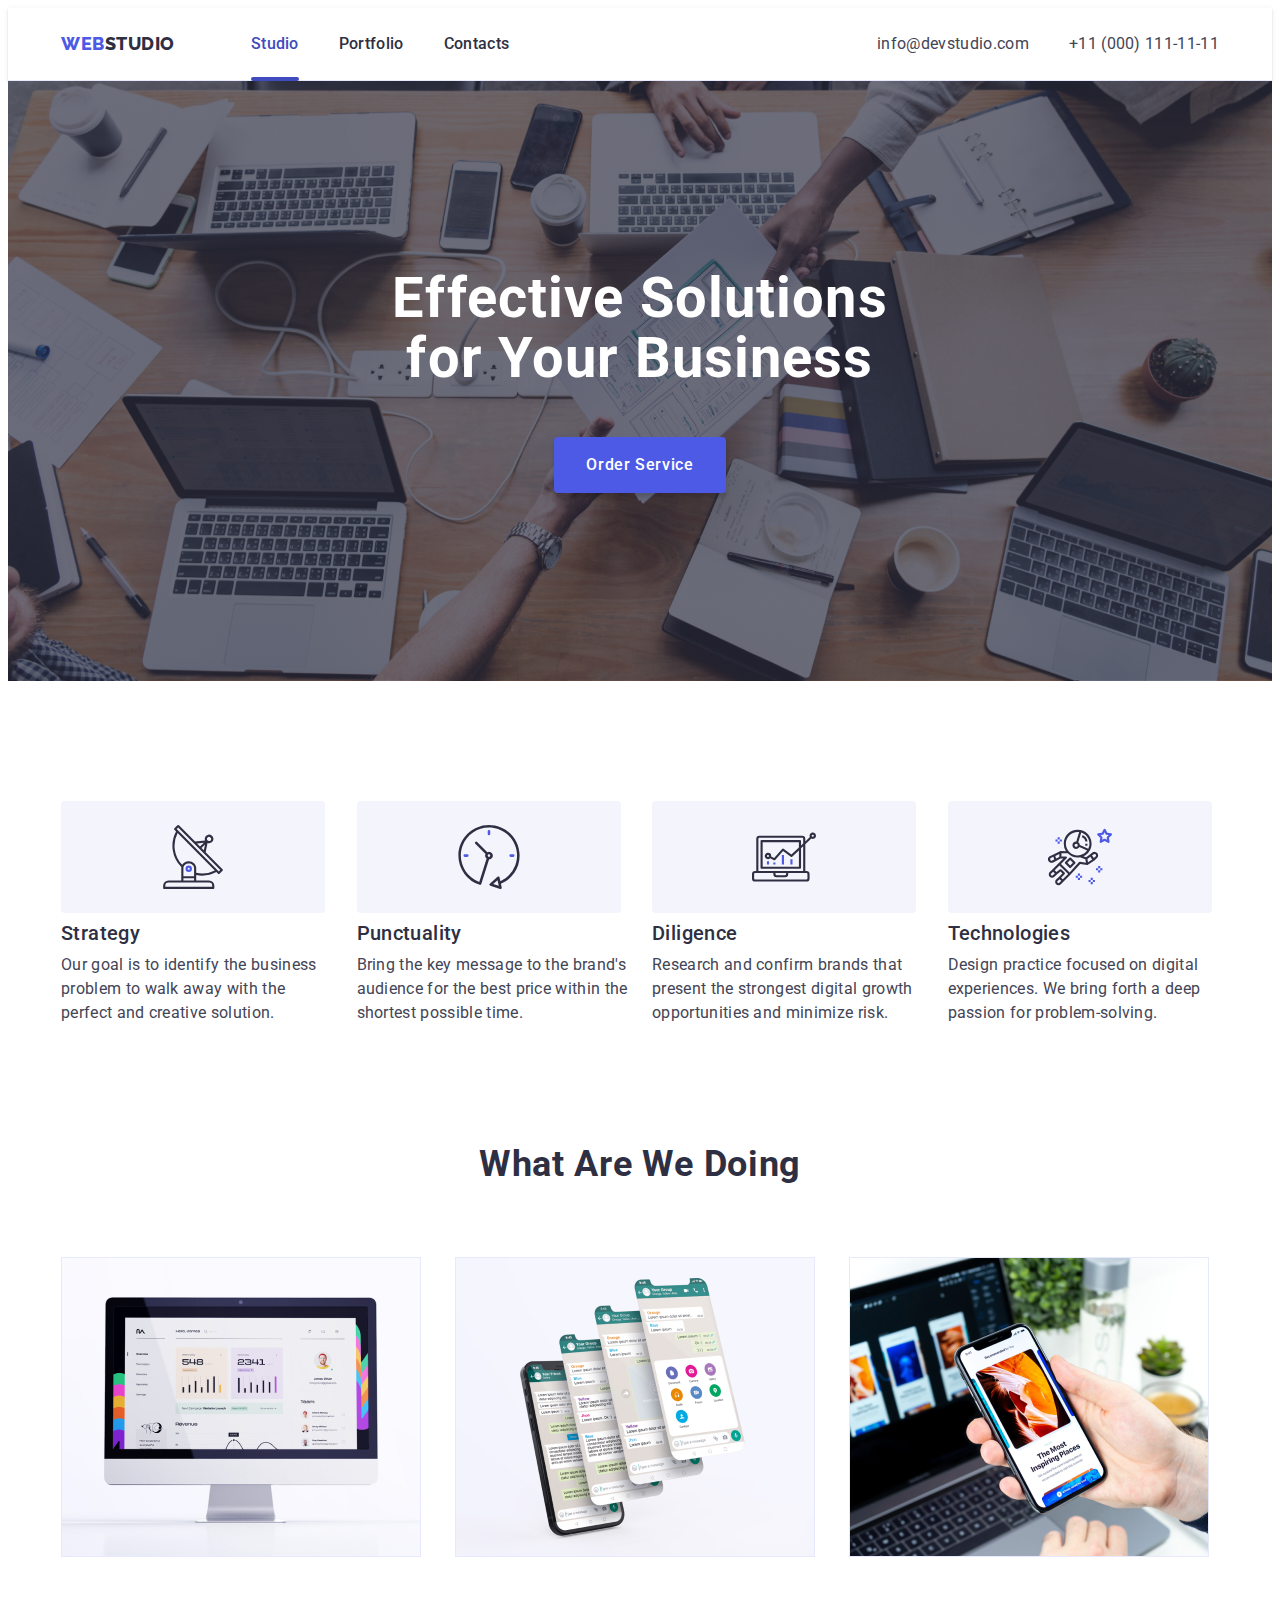
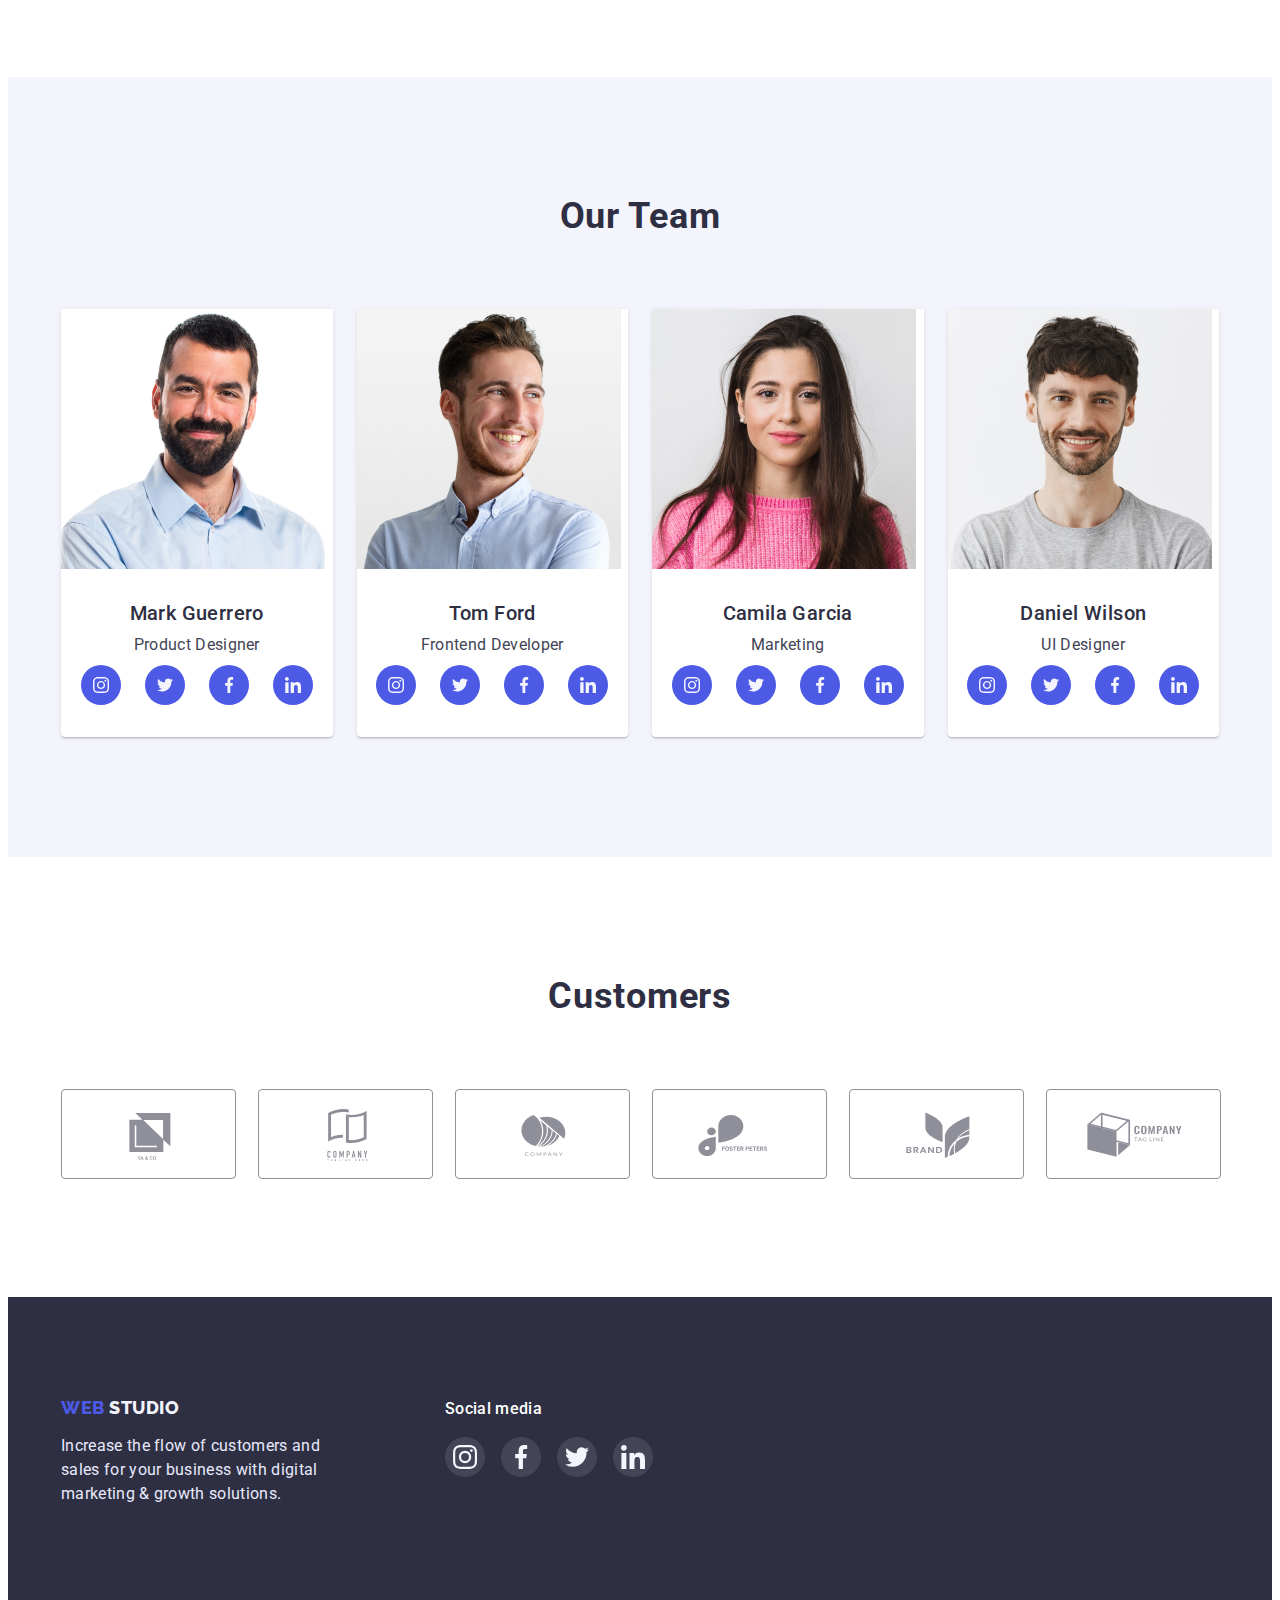
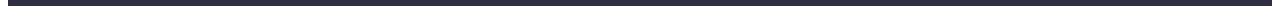
<file: index.html>
<!DOCTYPE html>
<html lang="en">
  <head>
    <meta charset="UTF-8" />
    <meta http-equiv="X-UA-Compatible" content="IE=edge" />
    <meta name="viewport" content="width=device-width, initial-scale=1.0" />
    <title>WebStudio</title>
    <link rel="preconnect" href="https://fonts.googleapis.com" />
    <link rel="preconnect" href="https://fonts.gstatic.com" crossorigin />
    <link
      href="https://fonts.googleapis.com/css2?family=Raleway:wght@800&family=Roboto:wght@400;500;700;900&display=swap"
      rel="stylesheet"
    />
    <link
      rel="stylesheet"
      href="https://cdnjs.cloudflare.com/ajax/libs/modern-normalize/1.1.0/modern-normalize.min.css"
      integrity="sha512-wpPYUAdjBVSE4KJnH1VR1HeZfpl1ub8YT/NKx4PuQ5NmX2tKuGu6U/JRp5y+Y8XG2tV+wKQpNHVUX03MfMFn9Q=="
      crossorigin="anonymous"
      referrerpolicy="no-referrer"
    />
    <link rel="stylesheet" href="./css/styles.css" />
  </head>
  <body>
    <header class="header">
      <div class="container header-container">
        <nav class="header-nav">
          <a class="header-logo link" href="./index.html"
            >Web<span class="web-logo">Studio</span></a
          >
          <ul class="header-list list">
            <li>
              <a class="header-list-item current link" href="./index.html">Studio</a>
            </li>
            <li>
              <a class="header-list-item link" href="./portfolio.html"
                >Portfolio</a
              >
            </li>
            <li><a class="header-list-item link" href="">Contacts</a></li>
          </ul>
        </nav>
        <address class="header-address">
          <ul class="header-navig list">
            <li>
              <a class="header-navig-item link" href="mailto:info@devstudio.com"
                >info@devstudio.com</a
              >
            </li>
            <li>
              <a class="header-navig-item link" href="tel:+110001111111"
                >+11 (000) 111-11-11</a
              >
            </li>
          </ul>
        </address>
      </div>
    </header>
    <main>
      <section class="caption">
        <div class="container caption-container">
          <h1 class="caption-text">Effective Solutions for Your Business</h1>
          <button class="caption-btn" data-modal-open type="button">
            Order Service
          </button>
        </div>
      </section>
      <section class="hero section">
        <div class="container">
          <h2 class="visually-hidden">Foundations</h2>
          <ul class="hero-list list">
            <li class="hero-list-item">
              <div class="hero-icon">
                <svg width="64" height="64" class="hero-about-icon">
                  <use
                    href="./images/hero-icon/symbol-defs-icon.svg#icon-antenna"
                  ></use>
                </svg>
              </div>
              <h3 class="hero-title">Strategy</h3>
              <p class="hero-text">
                Our goal is to identify the business problem to walk away with
                the perfect and creative solution.
              </p>
            </li>
            <li class="hero-list-item">
              <div class="hero-icon">
                <svg width="64" height="64" class="hero-about-icon">
                  <use
                    href="./images/hero-icon/symbol-defs-icon.svg#icon-clock"
                  ></use>
                </svg>
              </div>
              <h3 class="hero-title">Punctuality</h3>
              <p class="hero-text">
                Bring the key message to the brand's audience for the best price
                within the shortest possible time.
              </p>
            </li>
            <li class="hero-list-item">
              <div class="hero-icon">
                <svg width="64" height="64" class="hero-about-icon">
                  <use
                    href="./images/hero-icon/symbol-defs-icon.svg#icon-diagram"
                  ></use>
                </svg>
              </div>
              <h3 class="hero-title">Diligence</h3>
              <p class="hero-text">
                Research and confirm brands that present the strongest digital
                growth opportunities and minimize risk.
              </p>
            </li>
            <li class="hero-list-item">
              <div class="hero-icon">
                <svg width="64" height="64" class="hero-about-icon">
                  <use
                    href="./images/hero-icon/symbol-defs-icon.svg#icon-astronaut"
                  ></use>
                </svg>
              </div>
              <h3 class="hero-title">Technologies</h3>
              <p class="hero-text">
                Design practice focused on digital experiences. We bring forth a
                deep passion for problem-solving.
              </p>
            </li>
          </ul>
        </div>
      </section>
      <section class="doing section">
        <div class="container">
          <h2 class="doing-title">What are we doing</h2>
          <ul class="doing-list list">
            <li class="doing-list-item">
              <img src="./images/img1.jpg" alt="computer screen" width="360" />
            </li>
            <li class="doing-list-item">
              <img src="./images/img2.jpg" alt="phone with tabs" width="360" />
            </li>
            <li class="doing-list-item">
              <img
                src="./images/img3.jpg"
                alt="phone with laptop"
                width="360"
              />
            </li>
          </ul>
        </div>
      </section>
      <section class="team section">
        <div class="container container-team">
          <h2 class="team-title">Our Team</h2>
          <ul class="team-list list">
            <li class="team-item">
              <img
                src="./images/collaborator/collaborator1.jpg"
                alt="Mark Guerrero"
                width="264"
              />
              <div class="team-list-text">
                <h3 class="team-name">Mark Guerrero</h3>
                <p class="team-prof">Product Designer</p>
                <ul class="team-soc-list list">
                  <li class="team-soc-item">
                    <a class="team-soc-link link" href="">
                      <svg width="16" height="16" class="team-soc-icon">
                        <use
                          href="./images/social/icons.svg#icon-instagram"
                        ></use>
                      </svg>
                    </a>
                  </li>
                  <li class="team-soc-item">
                    <a class="team-soc-link link" href="">
                      <svg width="16" height="16" class="team-soc-icon">
                        <use
                          href="./images/social/icons.svg#icon-twitter"
                        ></use>
                      </svg>
                    </a>
                  </li>
                  <li class="team-soc-item">
                    <a class="team-soc-link link" href="">
                      <svg width="16" height="16" class="team-soc-icon">
                        <use
                          href="./images/social/icons.svg#icon-facebook"
                        ></use>
                      </svg>
                    </a>
                  </li>
                  <li class="team-soc-item">
                    <a class="team-soc-link link" href="">
                      <svg width="16" height="16" class="team-soc-icon">
                        <use
                          href="./images/social/icons.svg#icon-linkedin"
                        ></use>
                      </svg>
                    </a>
                  </li>
                </ul>
              </div>
            </li>
            <li class="team-item">
              <img
                src="./images/collaborator/collaborator2.jpg"
                alt="Tom Ford"
                width="264"
              />
              <div class="team-list-text">
                <h3 class="team-name">Tom Ford</h3>
                <p class="team-prof">Frontend Developer</p>
                <ul class="team-soc-list list">
                  <li class="team-soc-item">
                    <a class="team-soc-link link" href="">
                      <svg width="16" height="16" class="team-soc-icon">
                        <use
                          href="./images/social/icons.svg#icon-instagram"
                        ></use>
                      </svg>
                    </a>
                  </li>
                  <li class="team-soc-item">
                    <a class="team-soc-link link" href="">
                      <svg width="16" height="16" class="team-soc-icon">
                        <use
                          href="./images/social/icons.svg#icon-twitter"
                        ></use>
                      </svg>
                    </a>
                  </li>
                  <li class="team-soc-item">
                    <a class="team-soc-link link" href="">
                      <svg width="16" height="16" class="team-soc-icon">
                        <use
                          href="./images/social/icons.svg#icon-facebook"
                        ></use>
                      </svg>
                    </a>
                  </li>
                  <li class="team-soc-item">
                    <a class="team-soc-link link" href="">
                      <svg width="16" height="16" class="team-soc-icon">
                        <use
                          href="./images/social/icons.svg#icon-linkedin"
                        ></use>
                      </svg>
                    </a>
                  </li>
                </ul>
              </div>
            </li>
            <li class="team-item">
              <img
                src="./images/collaborator/collaborator3.jpg"
                alt="Camila Garcia"
                width="264"
              />
              <div class="team-list-text">
                <h3 class="team-name">Camila Garcia</h3>
                <p class="team-prof">Marketing</p>
                <ul class="team-soc-list list">
                  <li class="team-soc-item">
                    <a class="team-soc-link link" href="">
                      <svg width="16" height="16" class="team-soc-icon">
                        <use
                          href="./images/social/icons.svg#icon-instagram"
                        ></use>
                      </svg>
                    </a>
                  </li>
                  <li class="team-soc-item">
                    <a class="team-soc-link link" href="">
                      <svg width="16" height="16" class="team-soc-icon">
                        <use
                          href="./images/social/icons.svg#icon-twitter"
                        ></use>
                      </svg>
                    </a>
                  </li>
                  <li class="team-soc-item">
                    <a class="team-soc-link link" href="">
                      <svg width="16" height="16" class="team-soc-icon">
                        <use
                          href="./images/social/icons.svg#icon-facebook"
                        ></use>
                      </svg>
                    </a>
                  </li>
                  <li class="team-soc-item">
                    <a class="team-soc-link link" href="">
                      <svg width="16" height="16" class="team-soc-icon">
                        <use
                          href="./images/social/icons.svg#icon-linkedin"
                        ></use>
                      </svg>
                    </a>
                  </li>
                </ul>
              </div>
            </li>
            <li class="team-item">
              <img
                src="./images/collaborator/collaborator4.jpg"
                alt="Daniel Wilson"
                width="264"
              />
              <div class="team-list-text">
                <h3 class="team-name">Daniel Wilson</h3>
                <p class="team-prof">UI Designer</p>
                <ul class="team-soc-list list">
                  <li class="team-soc-item">
                    <a class="team-soc-link link" href="">
                      <svg width="16" height="16" class="team-soc-icon">
                        <use
                          href="./images/social/icons.svg#icon-instagram"
                        ></use>
                      </svg>
                    </a>
                  </li>
                  <li class="team-soc-item">
                    <a class="team-soc-link link" href="">
                      <svg width="16" height="16" class="team-soc-icon">
                        <use
                          href="./images/social/icons.svg#icon-twitter"
                        ></use>
                      </svg>
                    </a>
                  </li>
                  <li class="team-soc-item">
                    <a class="team-soc-link link" href="">
                      <svg width="16" height="16" class="team-soc-icon">
                        <use
                          href="./images/social/icons.svg#icon-facebook"
                        ></use>
                      </svg>
                    </a>
                  </li>
                  <li class="team-soc-item">
                    <a class="team-soc-link link" href="">
                      <svg width="16" height="16" class="team-soc-icon">
                        <use
                          href="./images/social/icons.svg#icon-linkedin"
                        ></use>
                      </svg>
                    </a>
                  </li>
                </ul>
              </div>
            </li>
          </ul>
        </div>
      </section>
      <section class="customers">
        <div class="container">
          <h2 class="customers-title">Customers</h2>
          <ul class="customers-list list">
            <li class="customers-item">
              <a class="customers-link link" href=""
                ><svg width="104" height="56" class="customers-icon">
                  <use
                    href="./images/customers/symbol-defs-custom.svg#icon-client1"
                  ></use></svg
              ></a>
            </li>
            <li class="customers-item">
              <a class="customers-link link" href=""
                ><svg width="104" height="56" class="customers-icon">
                  <use
                    href="./images/customers/symbol-defs-custom.svg#icon-client2"
                  ></use></svg
              ></a>
            </li>
            <li class="customers-item">
              <a class="customers-link link" href=""
                ><svg width="104" height="56" class="customers-icon">
                  <use
                    href="./images/customers/symbol-defs-custom.svg#icon-client3"
                  ></use></svg
              ></a>
            </li>
            <li class="customers-item">
              <a class="customers-link link" href=""
                ><svg width="104" height="56" class="customers-icon">
                  <use
                    href="./images/customers/symbol-defs-custom.svg#icon-client4"
                  ></use></svg
              ></a>
            </li>
            <li class="customers-item">
              <a class="customers-link link" href=""
                ><svg width="104" height="56" class="customers-icon">
                  <use
                    href="./images/customers/symbol-defs-custom.svg#icon-client5"
                  ></use></svg
              ></a>
            </li>
            <li class="customers-item">
              <a class="customers-link link" href=""
                ><svg width="104" height="56" class="customers-icon">
                  <use
                    href="./images/customers/symbol-defs-custom.svg#icon-client6"
                  ></use></svg
              ></a>
            </li>
          </ul>
        </div>
      </section>
    </main>
    <footer class="footer">
      <div class="container container-footer">
        <div class="footer-container-about">
          <a class="footer-logo link" href="./index.html"
            >Web <span class="footer-logo-item">Studio</span></a
          >
          <p class="footer-text">
            Increase the flow of customers and sales for your business with
            digital marketing & growth solutions.
          </p>
        </div>
        <div class="soc-media">
          <p class="media">Social media</p>
          <ul class="footer-soc-list list">
            <li class="footer-soc-item">
              <a class="footer-soc-link link" href=""
                ><svg width="24" height="24" class="footer-soc-icon">
                  <use
                    href="./images/social/icons.svg#icon-instagram"
                  ></use></svg
              ></a>
            </li>
            <li class="footer-soc-item">
              <a class="footer-soc-link link" href=""
                ><svg width="24" height="24" class="footer-soc-icon">
                  <use
                    href="./images/social/icons.svg#icon-facebook"
                  ></use></svg
              ></a>
            </li>
            <li class="footer-soc-item">
              <a class="footer-soc-link link" href=""
                ><svg width="24" height="24" class="footer-soc-icon">
                  <use href="./images/social/icons.svg#icon-twitter"></use></svg
              ></a>
            </li>
            <li class="footer-soc-item">
              <a class="footer-soc-link link" href=""
                ><svg width="24" height="24" class="footer-soc-icon">
                  <use
                    href="./images/social/icons.svg#icon-linkedin"
                  ></use></svg
              ></a>
            </li>
          </ul>
        </div>
      </div>
    </footer>
    <div class="backdrop is-hidden" data-modal>
      <div class="modal">
        <button type="button" data-modal-close class="modal-btn">
          <svg width="8" height="8" class="close-x">
            <use
              href="./images/modal/symbol-defs-modal.svg#icon-close-black-18dp-2-1"
            ></use>
          </svg>
        </button>
      </div>
    </div>
    <script src="./js/modal.js"></script>
  </body>
</html>
</file>
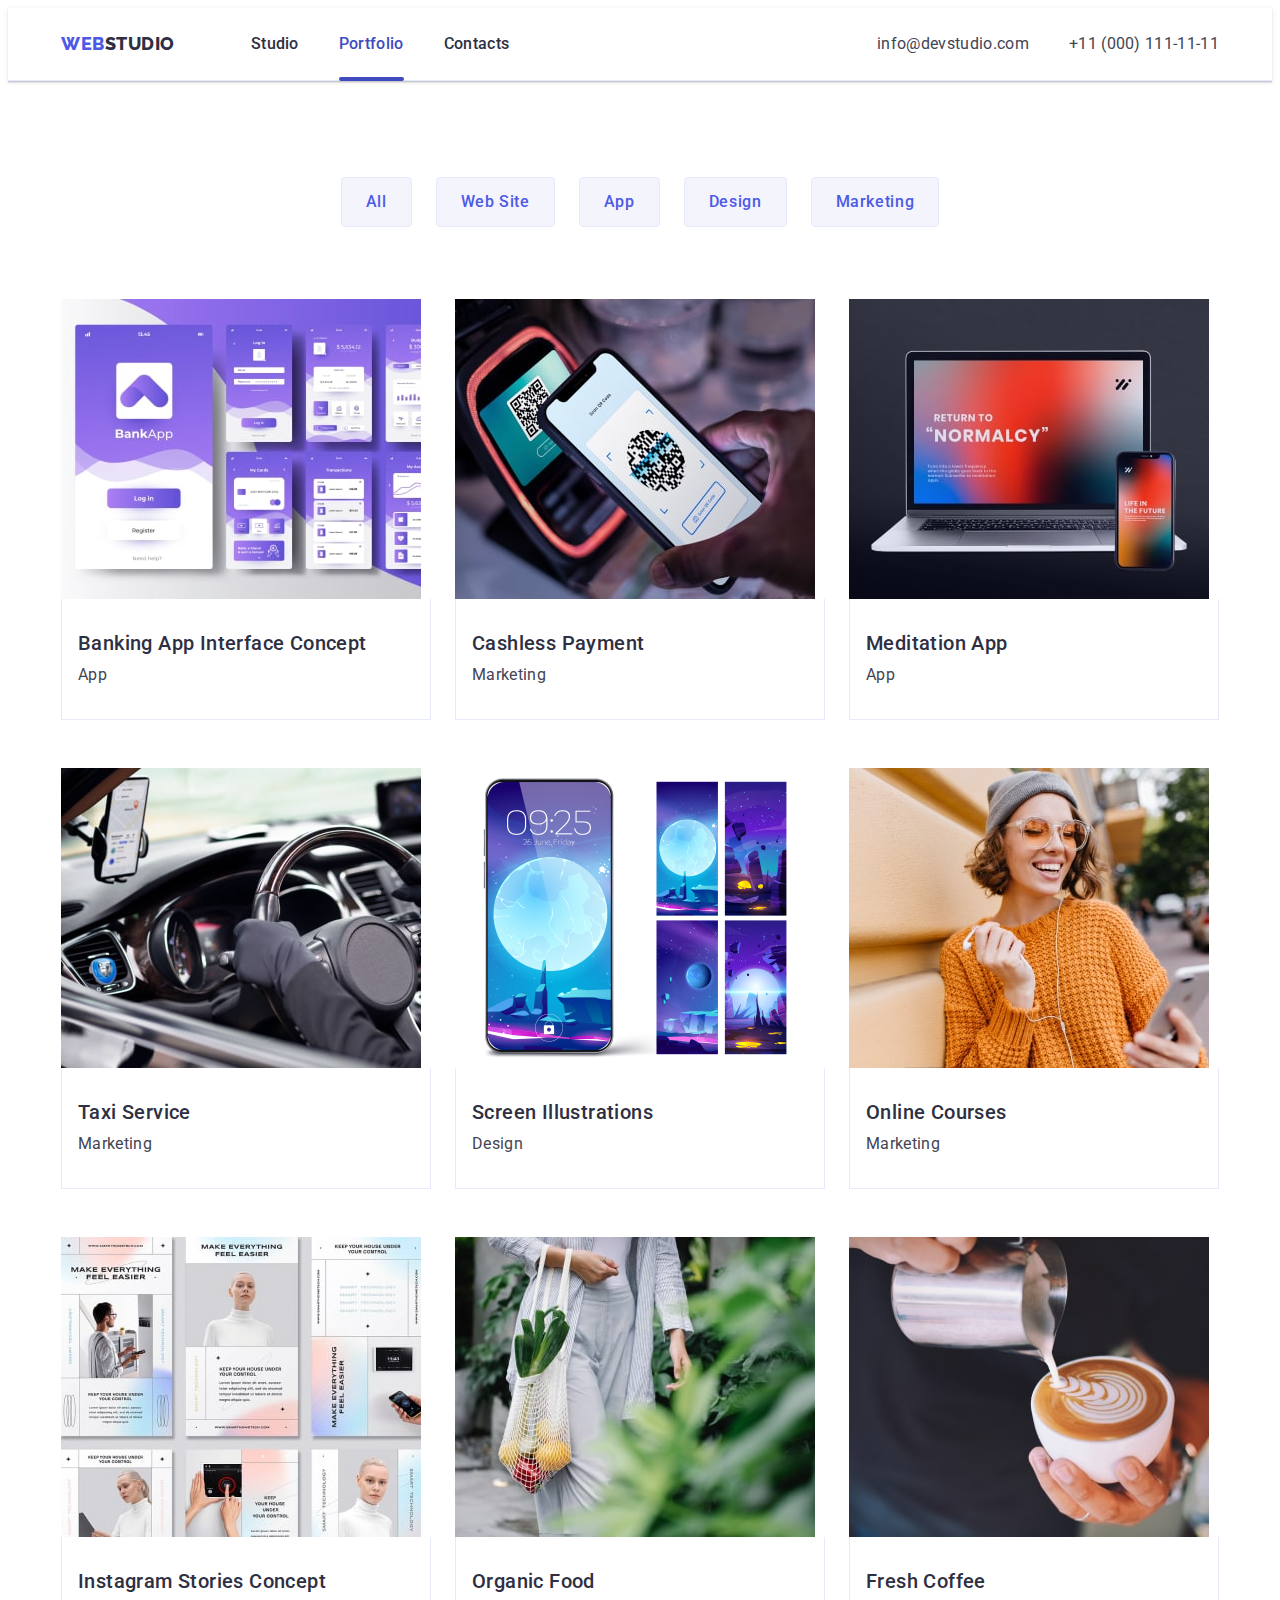
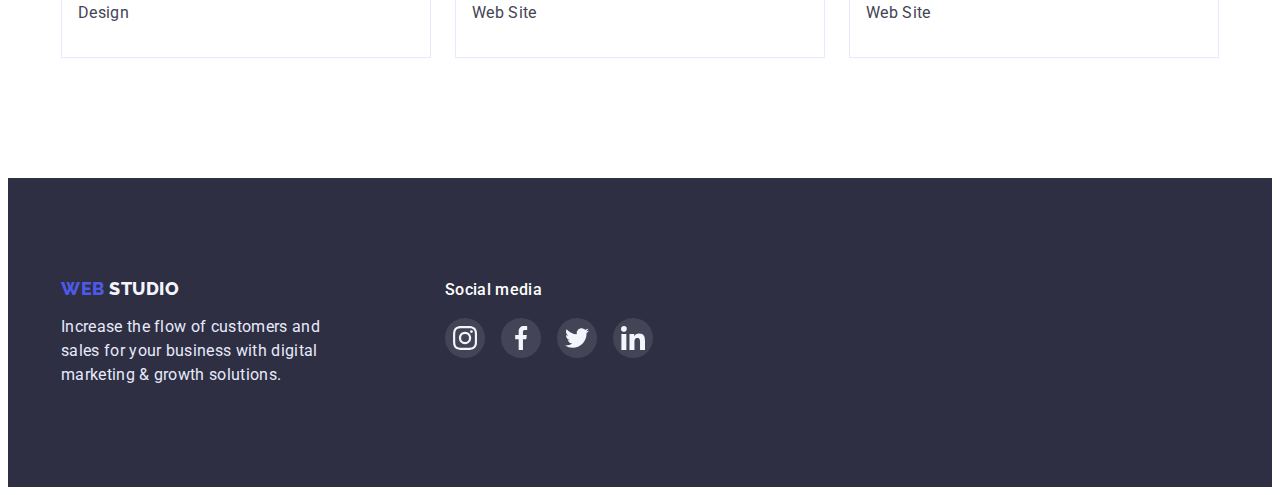
<file: portfolio.html>
<!DOCTYPE html>
<html lang="en">
  <head>
    <meta charset="UTF-8" />
    <meta http-equiv="X-UA-Compatible" content="IE=edge" />
    <meta name="viewport" content="width=device-width, initial-scale=1.0" />
    <title>Portfolio</title>
    <link rel="preconnect" href="https://fonts.googleapis.com" />
    <link rel="preconnect" href="https://fonts.gstatic.com" crossorigin />
    <link
      href="https://fonts.googleapis.com/css2?family=Raleway:wght@800&family=Roboto:wght@400;500;700;900&display=swap"
      rel="stylesheet"
    />
    <link
      rel="stylesheet"
      href="https://cdnjs.cloudflare.com/ajax/libs/modern-normalize/1.1.0/modern-normalize.min.css"
      integrity="sha512-wpPYUAdjBVSE4KJnH1VR1HeZfpl1ub8YT/NKx4PuQ5NmX2tKuGu6U/JRp5y+Y8XG2tV+wKQpNHVUX03MfMFn9Q=="
      crossorigin="anonymous"
      referrerpolicy="no-referrer"
    />
    <link rel="stylesheet" href="./css/styles.css" />
  </head>
  <body>
    <header class="header">
      <div class="container header-container">
        <nav class="header-nav">
          <a class="header-logo link" href="./index.html"
            >Web<span class="web-logo">Studio</span></a
          >
          <ul class="header-list list">
            <li>
              <a class="header-list-item link" href="./index.html">Studio</a>
            </li>
            <li>
              <a class="header-list-item current link" href="./portfolio.html"
                >Portfolio</a
              >
            </li>
            <li><a class="header-list-item link" href="">Contacts</a></li>
          </ul>
        </nav>
        <address class="header-address">
          <ul class="header-navig list">
            <li>
              <a class="header-navig-item link" href="mailto:info@devstudio.com"
                >info@devstudio.com</a
              >
            </li>
            <li>
              <a class="header-navig-item link" href="tel:+110001111111"
                >+11 (000) 111-11-11</a
              >
            </li>
          </ul>
        </address>
      </div>
    </header>
    <main>
      <section class="portfolio section">
        <div class="container">
          <h1 class="visually-hidden">Portfolio</h1>
          <ul class="portfolio-list-btn list">
            <li><button class="portfolio-btn" type="button">All</button></li>
            <li>
              <button class="portfolio-btn" type="button">Web Site</button>
            </li>
            <li><button class="portfolio-btn" type="button">App</button></li>
            <li><button class="portfolio-btn" type="button">Design</button></li>
            <li>
              <button class="portfolio-btn" type="button">Marketing</button>
            </li>
          </ul>
          <ul class="portfolio-list list">
            <li class="portfolio-list-item">
              <a class="portfolio-item link" href="">
                <div class="cards-cover">
                  <img
                    src="./images/portfolio/portfolio1.jpg"
                    alt="Banking"
                    width="360"
                    height="300"
                  />
                  <p class="card-cover-text">
                    14 Stylish and User-Friendly App Design Concepts · Task
                    Manager App · Calorie Tracker App · Exotic Fruit Ecommerce
                    App · Cloud Storage App
                  </p>
                </div>
                <div class="portfolio-item-text">
                  <h2 class="portfolio-title">Banking App Interface Concept</h2>
                  <p class="portfolio-text">App</p>
                </div>
              </a>
            </li>
            <li class="portfolio-list-item">
              <a class="portfolio-item link" href="">
                <div class="cards-cover">
                  <img
                    src="./images/portfolio/portfolio2.jpg"
                    alt="Banking"
                    width="360"
                    height="300"
                  />
                  <p class="card-cover-text">
                    14 Stylish and User-Friendly App Design Concepts · Task
                    Manager App · Calorie Tracker App · Exotic Fruit Ecommerce
                    App · Cloud Storage App
                  </p>
                </div>
                <div class="portfolio-item-text">
                  <h2 class="portfolio-title">Cashless Payment</h2>
                  <p class="portfolio-text">Marketing</p>
                </div>
              </a>
            </li>
            <li class="portfolio-list-item">
              <a class="portfolio-item link" href="">
                <div class="cards-cover">
                  <img
                    src="./images/portfolio/portfolio3.jpg"
                    alt="Banking"
                    width="360"
                    height="300"
                  />
                  <p class="card-cover-text">
                    14 Stylish and User-Friendly App Design Concepts · Task
                    Manager App · Calorie Tracker App · Exotic Fruit Ecommerce
                    App · Cloud Storage App
                  </p>
                </div>
                <div class="portfolio-item-text">
                  <h2 class="portfolio-title">Meditation App</h2>
                  <p class="portfolio-text">App</p>
                </div>
              </a>
            </li>
            <li class="portfolio-list-item">
              <a class="portfolio-item link" href="">
                <div class="cards-cover">
                  <img
                    src="./images/portfolio/portfolio4.jpg"
                    alt="Banking"
                    width="360"
                    height="300"
                  />
                  <p class="card-cover-text">
                    14 Stylish and User-Friendly App Design Concepts · Task
                    Manager App · Calorie Tracker App · Exotic Fruit Ecommerce
                    App · Cloud Storage App
                  </p>
                </div>
                <div class="portfolio-item-text">
                  <h2 class="portfolio-title">Taxi Service</h2>
                  <p class="portfolio-text">Marketing</p>
                </div>
              </a>
            </li>
            <li class="portfolio-list-item">
              <a class="portfolio-item link" href="">
                <div class="cards-cover">
                  <img
                    src="./images/portfolio/portfolio5.jpg"
                    alt="Banking"
                    width="360"
                    height="300"
                  />
                  <p class="card-cover-text">
                    14 Stylish and User-Friendly App Design Concepts · Task
                    Manager App · Calorie Tracker App · Exotic Fruit Ecommerce
                    App · Cloud Storage App
                  </p>
                </div>
                <div class="portfolio-item-text">
                  <h2 class="portfolio-title">Screen Illustrations</h2>
                  <p class="portfolio-text">Design</p>
                </div>
              </a>
            </li>
            <li class="portfolio-list-item">
              <a class="portfolio-item link" href="">
                <div class="cards-cover">
                  <img
                    src="./images/portfolio/portfolio6.jpg"
                    alt="Banking"
                    width="360"
                    height="300"
                  />
                  <p class="card-cover-text">
                    14 Stylish and User-Friendly App Design Concepts · Task
                    Manager App · Calorie Tracker App · Exotic Fruit Ecommerce
                    App · Cloud Storage App
                  </p>
                </div>
                <div class="portfolio-item-text">
                  <h2 class="portfolio-title">Online Courses</h2>
                  <p class="portfolio-text">Marketing</p>
                </div>
              </a>
            </li>
            <li class="portfolio-list-item">
              <a class="portfolio-item link" href="">
                <div class="cards-cover">
                  <img
                    src="./images/portfolio/portfolio7.jpg"
                    alt="Banking"
                    width="360"
                    height="300"
                  />
                  <p class="card-cover-text">
                    14 Stylish and User-Friendly App Design Concepts · Task
                    Manager App · Calorie Tracker App · Exotic Fruit Ecommerce
                    App · Cloud Storage App
                  </p>
                </div>
                <div class="portfolio-item-text">
                  <h2 class="portfolio-title">Instagram Stories Concept</h2>
                  <p class="portfolio-text">Design</p>
                </div>
              </a>
            </li>
            <li class="portfolio-list-item">
              <a class="portfolio-item link" href="">
                <div class="cards-cover">
                  <img
                    src="./images/portfolio/portfolio8.jpg"
                    alt="Banking"
                    width="360"
                    height="300"
                  />
                  <p class="card-cover-text">
                    14 Stylish and User-Friendly App Design Concepts · Task
                    Manager App · Calorie Tracker App · Exotic Fruit Ecommerce
                    App · Cloud Storage App
                  </p>
                </div>
                <div class="portfolio-item-text">
                  <h2 class="portfolio-title">Organic Food</h2>
                  <p class="portfolio-text">Web Site</p>
                </div>
              </a>
            </li>
            <li class="portfolio-list-item">
              <a class="portfolio-item link" href="">
                <div class="cards-cover">
                  <img
                    src="./images/portfolio/portfolio9.jpg"
                    alt="Banking"
                    width="360"
                    height="300"
                  />
                  <p class="card-cover-text">
                    14 Stylish and User-Friendly App Design Concepts · Task
                    Manager App · Calorie Tracker App · Exotic Fruit Ecommerce
                    App · Cloud Storage App
                  </p>
                </div>
                <div class="portfolio-item-text">
                  <h2 class="portfolio-title">Fresh Coffee</h2>
                  <p class="portfolio-text">Web Site</p>
                </div>
              </a>
            </li>
          </ul>
        </div>
      </section>
    </main>
    <footer class="footer">
      <div class="container container-footer">
        <div class="footer-container-about">
          <a class="footer-logo link" href="./index.html"
            >Web <span class="footer-logo-item">Studio</span></a
          >
          <p class="footer-text">
            Increase the flow of customers and sales for your business with
            digital marketing & growth solutions.
          </p>
        </div>
        <div class="soc-media">
          <h3 class="media">Social media</h3>
          <ul class="footer-soc-list list">
            <li class="footer-soc-item">
              <a class="footer-soc-link link" href=""
                ><svg width="24" height="24" class="footer-soc-icon">
                  <use
                    href="./images/social/icons.svg#icon-instagram"
                  ></use></svg
              ></a>
            </li>
            <li class="footer-soc-item">
              <a class="footer-soc-link link" href=""
                ><svg width="24" height="24" class="footer-soc-icon">
                  <use
                    href="./images/social/icons.svg#icon-facebook"
                  ></use></svg
              ></a>
            </li>
            <li class="footer-soc-item">
              <a class="footer-soc-link link" href=""
                ><svg width="24" height="24" class="footer-soc-icon">
                  <use href="./images/social/icons.svg#icon-twitter"></use></svg
              ></a>
            </li>
            <li class="footer-soc-item">
              <a class="footer-soc-link link" href=""
                ><svg width="24" height="24" class="footer-soc-icon">
                  <use
                    href="./images/social/icons.svg#icon-linkedin"
                  ></use></svg
              ></a>
            </li>
          </ul>
        </div>
      </div>
    </footer>
  </body>
</html>
</file>
<file: css/styles.css>
:root {
  --color-iris: #4d5ae5;
  --color-ocean: #404bbf;
  --color-navy-blue: #2e2f42;
  --color-green: #31d0aa;
  --color-slate: #434455;
  --color-light-slate: #8e8f99;
  --color-cornflower: #e7e9fc;
  --color-cloud: #f4f4fd;
  --color-navy-blue-modal: #2e2f42;
  --color-grey: #2e2f42;
  --color-white: #ffffff;
}

p,
h1,
h2,
h3,
h4,
h5,
h6 {
  margin: 0;
}

ul {
  padding-left: 0;
  margin: 0;
}

button {
  cursor: pointer;
}

.section {
  padding-bottom: 120px;
  padding-top: 120px;
}

address {
  font-style: normal;
}

.container {
  width: 1158px;
  padding: 0 15px;
  margin: 0 auto;
}
body {
  font-family: "Roboto", sans-serif;
  color: var(--color-slate);
}

img {
  display: block;
  max-width: 100%;
  height: auto;
}

/* !----------Header---------- */

.header {
  border-bottom: 1px solid var(--color-cornflower);
  background-color: var(--color-white);
  box-shadow: 0px 2px 1px rgba(46, 47, 66, 0.08),
    0px 1px 1px rgba(46, 47, 66, 0.16), 0px 1px 6px rgba(46, 47, 66, 0.08);
}

.header-container {
  display: flex;
  align-items: center;
  justify-content: space-between;
}
.header-nav {
  display: flex;
  align-items: center;
  justify-content: space-between;
}
.header-logo {
  display: inline-block;
  font-family: "Raleway", sans-serif;
  font-style: normal;
  font-weight: 800;
  font-size: 18px;
  line-height: 1.17;
  letter-spacing: 0.03em;
  color: var(--color-iris);
  text-transform: uppercase;
}
.web-logo {
  font-family: "Raleway", sans-serif;
  font-style: normal;
  font-weight: 800;
  font-size: 18px;
  line-height: 1.17;
  letter-spacing: 0.03em;
  color: var(--color-navy-blue);
}

.header-list {
  display: flex;
  align-items: center;
  gap: 40px;
  padding: 0;
  margin-left: 76px;
}
.list {
  list-style: none;
}
.link {
  text-decoration: none;
}
.header-list-item {
  display: block;
  font-weight: 500;
  font-size: 16px;
  line-height: 1.5;
  letter-spacing: 0.02em;
  color: var(--color-navy-blue);
  padding: 24px 0;
  transition-property: color;
  transition-duration: 250ms;
  transition-timing-function: cubic-bezier(0.4, 0, 0.2, 1);
  position: relative;
}
.header-list-item:hover,
.header-list-item:focus {
  color: var(--color-ocean);
}

.current {
  color: var(--color-ocean);
}
.current::after {
  content: "";
  position: absolute;
  left: 0;
  display: block;
  width: 100%;
  bottom: -1px;
  height: 4px;
  background-color: var(--color-ocean);
  border-radius: 2px;
  transition: color 250ms cubic-bezier(0.4, 0, 0.2, 1);
}

.header-navig {
  display: flex;
  gap: 40px;
  justify-content: center;
  margin-left: auto;
}

.header-navig-item {
  display: block;
  font-style: normal;
  font-size: 16px;
  line-height: 1.5;
  letter-spacing: 0.02em;
  color: var(--color-slate);
  padding: 24px 0;
  transition-property: color;
  transition-duration: 250ms;
  transition-timing-function: cubic-bezier(0.4, 0, 0.2, 1);
}

.header-navig-item:hover,
.header-navig-item:focus {
  color: var(--color-ocean);
}
.header-address {
}

/* !----------Caption---------- */

.caption {
  background-color: var(--color-navy-blue);
  background-image: linear-gradient(
      rgba(46, 47, 66, 0.7),
      rgba(46, 47, 66, 0.7)
    ),
    url(../images/people-office.jpg);
  background-repeat: no-repeat;
  background-position: center;
  margin: 0 auto;
  max-width: 1440px;
  padding: 188px 0;
}
.caption-container {
}

.caption-text {
  font-weight: 700;
  font-size: 56px;
  line-height: 1.07;
  letter-spacing: 0.02em;
  text-align: center;
  color: var(--color-white);
  margin: 0 auto;
  max-width: 496px;
}

.caption-btn {
  font-family: "Roboto", sans-serif;
  cursor: pointer;
  font-weight: 500;
  font-size: 16px;
  line-height: 1.5;
  letter-spacing: 0.04em;
  color: var(--color-white);
  background-color: var(--color-iris);
  display: block;
  margin: 0 auto;
  margin-top: 48px;
  min-width: 169px;
  box-shadow: 0px 4px 4px rgba(0, 0, 0, 0.15);
  border: 0;
  border-radius: 4px;
  padding: 16px 32px;
  transition-property: background-color;
  transition-duration: 250ms;
  transition-timing-function: cubic-bezier(0.4, 0, 0.2, 1);
}

.caption-btn:hover,
.caption-btn:focus {
  background-color: var(--color-ocean);
}

/* !----------HERO---------- */

.hero {
  padding-bottom: 60px;
}
.hero-text-none {
}
.visually-hidden {
  position: absolute;
  width: 1px;
  height: 1px;
  margin: -1px;
  border: 0;
  padding: 0;
  white-space: nowrap;
  clip-path: inset(100%);
  clip: rect(0 0 0 0);
  overflow: hidden;
}
.hero-list {
  display: flex;
  flex-wrap: wrap;
  gap: 24px;
}
.hero-list-item {
  flex-basis: calc((100% - 72px) / 4);
}

.hero-icon {
  display: flex;
  align-items: center;
  justify-content: center;
}
.hero-title {
  font-weight: 500;
  font-size: 20px;
  line-height: 1.2;
  letter-spacing: 0.02em;
  color: var(--color-navy-blue);
  margin-bottom: 8px;
}
.hero-text {
  font-size: 16px;
  line-height: 1.5;
  letter-spacing: 0.02em;
  color: var(--color-slate);
}

.hero-icon {
  width: 264px;
  height: 112px;
  background-color: var(--color-cloud);
  border-radius: 4px;
  margin-bottom: 8px;
}
/* ! -----------DOING------------ */
.doing {
  padding-top: 60px;
}
.doing-title {
  font-weight: 700;
  font-size: 36px;
  line-height: 1.11;
  letter-spacing: 0.02em;
  text-align: center;
  text-transform: capitalize;
  color: var(--color-navy-blue);
  margin-bottom: 72px;
}
.doing-list {
  display: flex;
  gap: 24px;
}
.list {
}
.doing-list-item {
  flex-basis: calc((100% - 48px) / 3);
}

/* !---------------TEAM---------------- */

.team {
  background-color: var(--color-cloud);
}
.container-team {
}
.team-title {
  font-weight: 700;
  font-size: 36px;
  line-height: 1.11;
  letter-spacing: 0.02em;
  text-align: center;
  text-transform: capitalize;
  color: var(--color-navy-blue);
  margin-bottom: 72px;
}
.team-list {
  display: flex;
  flex-wrap: wrap;
  justify-content: center;
  gap: 24px;
}

.team-list-text {
  padding: 32px 0;
}

.team-item {
  background-color: var(--color-white);
  text-align: center;
  flex-basis: calc((100% - 72px) / 4);
  box-shadow: 0px 1px 6px rgba(46, 47, 66, 0.08),
    0px 1px 1px rgba(46, 47, 66, 0.16), 0px 2px 1px rgba(46, 47, 66, 0.08);
  border-radius: 0px 0px 4px 4px;
}
.team-name {
  font-weight: 500;
  font-size: 20px;
  line-height: 1.2;
  letter-spacing: 0.02em;
  color: var(--color-navy-blue);
  margin-bottom: 8px;
}
.team-prof {
  font-size: 16px;
  line-height: 1.5;
  letter-spacing: 0.02em;
  color: var(--color-slate);
  margin-bottom: 8px;
}

.team-soc-list {
  display: flex;
  justify-content: center;
  gap: 24px;
}
.team-soc-item {
  width: 40px;
  height: 40px;
}
.team-soc-link {
  width: 100%;
  height: 100%;
  border-radius: 50%;
  background-color: var(--color-iris);
  display: flex;
  align-items: center;
  justify-content: center;
  transition-property: background-color;
  transition-duration: 250ms;
  transition-timing-function: cubic-bezier(0.4, 0, 0.2, 1);
}
.team-soc-link:hover,
.team-soc-link:focus {
  background-color: var(--color-ocean);
}
/* ! -----------CUSTOMERS------------ */

.customers {
  padding-top: 120px;
  padding-bottom: 120px;
}
.customers-title {
  font-weight: 700;
  font-size: 36px;
  line-height: 1.11;
  text-align: center;
  letter-spacing: 0.02em;
  text-transform: capitalize;
  color: var(--color-navy-blue);
  margin-bottom: 72px;
}
.customers-list {
  display: flex;
  flex-wrap: wrap;
  justify-content: center;
  gap: 24px;
}

.customers-item {
  width: 168px;
  height: 88px;
  flex-basis: calc((100% - 120px) / 6);
}
.customers-link {
  display: flex;
  align-items: center;
  justify-content: center;
  width: 100%;
  height: 100%;
  border: 1px solid var(--color-light-slate);
  border-radius: 4px;
  color: var(--color-light-slate);
  transition-property: border, fill;
  transition-duration: 250ms;
  transition-timing-function: cubic-bezier(0.4, 0, 0.2, 1);
}

.customers-icon {
  fill: var(--color-light-slate);
  transition-property: fill;
  transition-duration: 250ms;
  transition-timing-function: cubic-bezier(0.4, 0, 0.2, 1);
}

.customers-link:hover,
.customers-link:focus {
  border: 1px solid var(--color-ocean);
}

.customers-link:hover .customers-icon,
.customers-link:focus .customers-icon {
  fill: var(--color-ocean);
}

/* !------------FOOTER-------------- */

.footer {
  background-color: var(--color-navy-blue);
  padding: 100px 0;
}

.footer-logo {
  font-family: "Raleway", sans-serif;
  font-weight: 800;
  font-size: 18px;
  line-height: 1.17;
  letter-spacing: 0.03em;
  text-transform: uppercase;
  color: var(--color-iris);
}
.footer-logo-item {
  font-family: "Raleway" sans-serif;
  font-weight: 800;
  font-size: 18px;
  line-height: 1.17;
  letter-spacing: 0.03em;
  color: var(--color-cloud);
}

.footer-text {
  font-size: 16px;
  line-height: 1.5;
  letter-spacing: 0.02em;
  color: var(--color-cornflower);
  margin-top: 16px;
  max-width: 264px;
}

.container-footer {
  display: flex;
  align-items: baseline;
}
.soc-media {
  margin-left: 120px;
}
.media {
  font-weight: 500;
  font-size: 16px;
  line-height: 1.5;
  letter-spacing: 0.02em;
  color: var(--color-white);
  margin-bottom: 16px;
}
.footer-soc-list {
  display: flex;
  justify-content: center;
  gap: 16px;
}
.footer-soc-item {
  width: 40px;
  height: 40px;
}
.footer-soc-link {
  width: 100%;
  height: 100%;
  border-radius: 50%;
  background-color: rgba(255, 255, 255, 0.1);
  display: flex;
  align-items: center;
  justify-content: center;
  transition-property: background-color;
  transition-duration: 250ms;
  transition-timing-function: cubic-bezier(0.4, 0, 0.2, 1);
}
.footer-soc-link:hover,
.footer-soc-link:focus {
  background-color: var(--color-green);
}
.footer-soc-icon {
}
/* !-----------------PORTFOLOI---------------------- */

.portfolio {
  padding-top: 96px;
}
.portfolio-list-btn {
  display: flex;
  gap: 24px;
  justify-content: center;
  margin-bottom: 72px;
  text-align: center;
}
.portfolio-btn {
  font-family: "Roboto", sans-serif;
  cursor: pointer;
  font-weight: 500;
  font-size: 16px;
  line-height: 1.5;
  letter-spacing: 0.04em;
  color: var(--color-iris);
  background-color: var(--color-cloud);
  border: 1px solid var(--color-cornflower);
  border-radius: 4px;
  padding: 12px 24px;
  transition-property: color, background-color, box-shadow, border-radius;
  transition-duration: 250ms;
  transition-timing-function: cubic-bezier(0.4, 0, 0.2, 1);
}

.portfolio-btn:hover,
.portfolio-btn:focus {
  color: var(--color-white);
  background-color: var(--color-ocean);
  box-shadow: 0px 3px 1px rgba(0, 0, 0, 0.1), 0px 2px 1px rgba(0, 0, 0, 0.08),
    0px 2px 2px rgba(0, 0, 0, 0.12);
  border-radius: 4px;
}
.portfolio-list {
  display: flex;
  flex-wrap: wrap;
  gap: 48px 24px;
}
.portfolio-list-item {
  flex-basis: calc((100% - 48px) / 3);
  background-color: var(--color-white);
}
.portfolio-item {
  display: block;
  transition-property: box-shadow;
  transition-duration: 250ms;
  transition-timing-function: cubic-bezier(0.4, 0, 0.2, 1);
}

.portfolio-item:hover,
.portfolio-item:focus {
  box-shadow: 0px 1px 6px rgba(46, 47, 66, 0.08),
    0px 1px 1px rgba(46, 47, 66, 0.16), 0px 2px 1px rgba(46, 47, 66, 0.08);
}

.portfolio-item-text {
  border: 1px solid var(--color-cornflower);
  border-top: none;
  padding: 32px 16px;
}

.portfolio-title {
  font-weight: 500;
  font-size: 20px;
  line-height: 1.2;
  letter-spacing: 0.02em;
  color: var(--color-navy-blue);
  margin-bottom: 8px;
}
.portfolio-text {
  font-size: 16px;
  line-height: 1.5;
  letter-spacing: 0.02em;
  color: var(--color-slate);
}

.cards-cover {
  position: relative;
  overflow: hidden;
}

.card-cover-text {
  position: absolute;
  top: 0;
  font-weight: 400;
  font-size: 16px;
  line-height: 1.5;
  letter-spacing: 0.02em;
  color: var(--color-cloud);
  background-color: var(--color-iris);
  padding: 40px 32px;
  height: 100%;
  transform: translateY(100%);
  transition-property: transform;
  transition-duration: 250ms;
  transition-timing-function: cubic-bezier(0.4, 0, 0.2, 1);
}

.portfolio-list-item:hover .card-cover-text {
  transform: translateY(0);
}

.backdrop {
  position: fixed;
  top: 0;
  width: 100%;
  height: 100%;
  background-color: rgba(46, 47, 66, 0.4);
  transition: opacity 250ms cubic-bezier(0.4, 0, 0.2, 1),
    visibility 250ms cubic-bezier(0.4, 0, 0.2, 1);
}
.modal {
  width: 408px;
  min-height: 576px;
  background-color: #fcfcfc;
  border-radius: 4px;
  position: absolute;
  padding: 24px;
  top: 50%;
  left: 50%;
  transform: translate(-50%, -50%) scale(1);
  transition: transform 250ms cubic-bezier(0.4, 0, 0.2, 1);
}

.backdrop.is-hidden .modal {
  transform: translate(-50%, -50%) scale(0.2);
}

.modal-btn {
  display: flex;
  margin-left: auto;
  justify-content: center;
  align-items: center;
  width: 24px;
  height: 24px;
  border-radius: 50%;
  background-color: var(--color-cornflower);
  border: 1px solid rgba(0, 0, 0, 0.1);
  transition: 250ms cubic-bezier(0.4, 0, 0.2, 1);
}

.modal-btn:hover,
.modal-btn:focus {
  background-color: var(--color-ocean);
}

.close-x {
  transition: fill 250ms cubic-bezier(0.4, 0, 0.2, 1);
}

.modal-btn:hover .close-x,
.modal-btn:focus .close-x {
  fill: var(--color-white);
}
.is-hidden {
  opacity: 0;
  visibility: hidden;
  pointer-events: none;
}

.no-scroll {
  overflow: hidden;
}
</file>
